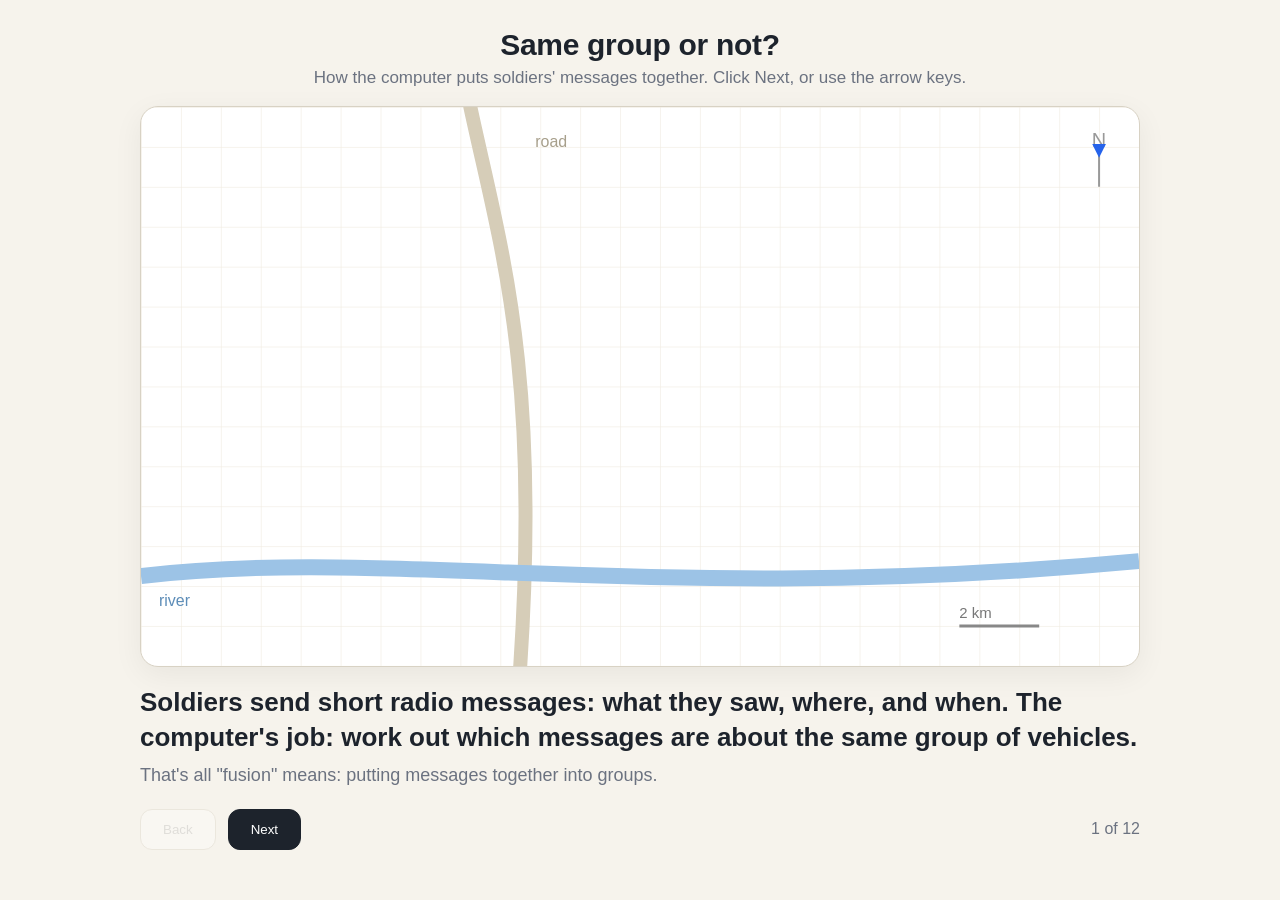
<file: explain/messages.html>
<!doctype html>
<html lang="en">
<head>
<meta charset="utf-8">
<meta name="viewport" content="width=device-width, initial-scale=1">
<title>Same Group or Not</title>
<style>
:root{--bg:#f6f3ec;--ink:#1d232c;--dim:#6b7280;--line:#d8d2c4;--msg:#e0a100;--grp:#2563eb;--bad:#d64545;--ok:#1a9b62;--card:#fff}
*{box-sizing:border-box;margin:0;padding:0}
body{background:var(--bg);color:var(--ink);font-family:-apple-system,"Helvetica Neue",Arial,sans-serif;min-height:100vh;display:flex;flex-direction:column;align-items:center;padding:28px 16px}
h1{font-size:30px;letter-spacing:-.01em;margin-bottom:6px}
.sub{color:var(--dim);font-size:17px;margin-bottom:18px}
.stage{width:min(1000px,100%);background:var(--card);border:1px solid var(--line);border-radius:18px;overflow:hidden;box-shadow:0 8px 30px rgba(0,0,0,.06)}
svg{display:block;width:100%;height:auto}
.say{width:min(1000px,100%);min-height:110px;margin-top:18px;font-size:26px;line-height:1.35;font-weight:600}
.say small{display:block;font-size:18px;color:var(--dim);font-weight:400;margin-top:8px}
.nav{display:flex;gap:12px;align-items:center;margin-top:14px;width:min(1000px,100%)}
button{font:600 18px inherit;font-family:inherit;padding:12px 22px;border-radius:12px;border:1px solid var(--line);background:#fff;cursor:pointer}
button.go{background:var(--ink);color:#fff;border-color:var(--ink)}
button:disabled{opacity:.35;cursor:default}
.count{margin-left:auto;color:var(--dim);font-size:16px}
.f{transition:opacity .5s, transform .6s}
.hide{opacity:0}
text{font-family:-apple-system,"Helvetica Neue",Arial,sans-serif}
</style>
</head>
<body>
<h1>Same group or not?</h1>
<div class="sub">How the computer puts soldiers' messages together. Click Next, or use the arrow keys.</div>

<div class="stage">
<svg viewBox="0 0 1000 560" id="map">
  <defs>
    <pattern id="grid" width="40" height="40" patternUnits="userSpaceOnUse"><path d="M40 0H0V40" fill="none" stroke="#eee8dc" stroke-width="1"/></pattern>
    <marker id="arr" viewBox="0 0 10 10" refX="8" refY="5" markerWidth="7" markerHeight="7" orient="auto"><path d="M0 0L10 5L0 10z" fill="#2563eb"/></marker>
    <marker id="arrRed" viewBox="0 0 10 10" refX="8" refY="5" markerWidth="7" markerHeight="7" orient="auto"><path d="M0 0L10 5L0 10z" fill="#d64545"/></marker>
  </defs>
  <rect width="1000" height="560" fill="url(#grid)"/>
  <!-- a road and a river, just for orientation -->
  <path d="M330 0 C 360 140, 400 260, 380 560" stroke="#d6cdb8" stroke-width="14" fill="none" stroke-linecap="round"/>
  <path d="M0 470 C 250 440, 520 500, 1000 455" stroke="#9cc3e6" stroke-width="16" fill="none"/>
  <text x="18" y="500" font-size="16" fill="#5d8db8">river</text>
  <text x="395" y="40" font-size="16" fill="#a79f8b">road</text>
  <!-- scale -->
  <g transform="translate(820,520)"><path d="M0 0H80" stroke="#888" stroke-width="3"/><text x="0" y="-8" font-size="15" fill="#777">2 km</text></g>
  <text x="960" y="40" font-size="20" fill="#999" text-anchor="middle">N</text><path d="M960 48 L960 80" stroke="#999" stroke-width="2" marker-start="url(#arr)"/>

  <!-- step elements -->
  <g id="msgA" class="f hide"><circle cx="360" cy="120" r="11" fill="var(--msg)" stroke="#7a5800" stroke-width="2"/>
    <rect x="220" y="62" width="128" height="34" rx="8" fill="#fff8e1" stroke="#e0a100"/><text x="284" y="85" font-size="17" text-anchor="middle">06:40, 10 veh.</text></g>

  <g id="track1" class="f hide"><circle id="ring1" cx="360" cy="120" r="30" fill="none" stroke="var(--grp)" stroke-width="4" stroke-dasharray="9 7"/>
    <text id="ring1lab" x="400" y="113" font-size="19" fill="var(--grp)" font-weight="700">Group 1 (maybe)</text></g>

  <g id="msgB" class="f hide"><circle cx="378" cy="250" r="11" fill="var(--msg)" stroke="#7a5800" stroke-width="2"/>
    <rect x="410" y="252" width="128" height="34" rx="8" fill="#fff8e1" stroke="#e0a100"/><text x="474" y="275" font-size="17" text-anchor="middle">06:55, 14 veh.</text></g>

  <g id="pred" class="f hide"><path d="M360 150 L368 226" stroke="var(--grp)" stroke-width="3" stroke-dasharray="6 6" marker-end="url(#arr)"/>
    <circle cx="370" cy="240" r="9" fill="none" stroke="var(--grp)" stroke-width="3"/>
    <text x="150" y="200" font-size="17" fill="var(--grp)">where Group 1</text><text x="150" y="222" font-size="17" fill="var(--grp)">should be by 06:55</text></g>

  <g id="gate" class="f hide"><circle cx="370" cy="240" r="100" fill="rgba(37,99,235,.08)" stroke="var(--grp)" stroke-width="2" stroke-dasharray="4 5"/>
    <text x="170" y="330" font-size="17" fill="var(--grp)">the circle: "it can't</text><text x="170" y="352" font-size="17" fill="var(--grp)">be further than this"</text></g>

  <g id="join" class="f hide"><path d="M378 250 L360 120" stroke="var(--ok)" stroke-width="3"/>
    <text x="555" y="228" font-size="20" fill="var(--ok)" font-weight="700">inside the circle:</text><text x="555" y="252" font-size="20" fill="var(--ok)" font-weight="700">same group</text></g>

  <g id="track1b" class="f hide"><circle cx="374" cy="245" r="30" fill="none" stroke="var(--grp)" stroke-width="5"/>
    <text x="300" y="300" font-size="19" fill="var(--grp)" font-weight="700" text-anchor="end">Group 1 (confirmed: 2 messages)</text></g>

  <g id="msgC" class="f hide"><circle cx="860" cy="170" r="11" fill="var(--msg)" stroke="#7a5800" stroke-width="2"/>
    <rect x="796" y="112" width="128" height="34" rx="8" fill="#fff8e1" stroke="#e0a100"/><text x="860" y="135" font-size="17" text-anchor="middle">06:50, 5 veh.</text></g>

  <g id="tooFar" class="f hide"><path d="M372 130 L846 168" stroke="var(--bad)" stroke-width="3" stroke-dasharray="8 6" marker-end="url(#arrRed)"/>
    <text x="610" y="128" font-size="19" fill="var(--bad)" font-weight="700" text-anchor="middle">12 km in 10 minutes = 72 km/h</text>
    <text x="610" y="210" font-size="19" fill="var(--bad)" font-weight="700" text-anchor="middle">a group of trucks can't go that fast: NOT Group 1</text></g>

  <g id="track2" class="f hide"><circle id="ring2" cx="860" cy="170" r="30" fill="none" stroke="#7c3aed" stroke-width="4" stroke-dasharray="9 7"/>
    <text x="860" y="230" font-size="19" fill="#7c3aed" font-weight="700" text-anchor="middle">Group 2 (maybe)</text></g>
</svg>
</div>

<div class="say" id="say"></div>
<div class="nav"><button id="back">Back</button><button id="next" class="go">Next</button><span class="count" id="count"></span></div>

<script>
var STEPS = [
  {show: [], t: "Soldiers send short radio messages: what they saw, where, and when. The computer's job: work out which messages are about the same group of vehicles.", s: "That's all \"fusion\" means: putting messages together into groups."},
  {show: ["msgA"], t: "06:40. A soldier radios: \"about 10 vehicles here\".", s: "The yellow dot is where the soldier says they are."},
  {show: ["msgA", "track1"], t: "The computer writes a note: \"maybe a group here\".", s: "This note is called a track. Dashed = only one message so far, so it's just a maybe."},
  {show: ["msgA", "track1", "msgB"], t: "06:55. Another message: \"14 vehicles\", a bit further south. Same group, or a different one?", s: "The counts don't match (10 vs 14), positions are never exact. The computer can't just compare the words."},
  {show: ["msgA", "track1", "msgB", "pred"], t: "Question 1: where should Group 1 be by now?", s: "It looked like it was driving south along the road. 15 minutes later it should be about here (blue arrow)."},
  {show: ["msgA", "track1", "msgB", "pred", "gate"], t: "Question 2: draw a circle around that guess.", s: "Messages are a bit off and groups change speed, so we allow some room: about 2.5 km, more if nobody has reported for a while (never more than 5 km)."},
  {show: ["msgA", "track1", "msgB", "pred", "gate", "join"], t: "The new message is inside the circle. So: same group.", s: "No understanding needed: just distance, time and speed."},
  {show: ["msgA", "msgB", "track1b"], t: "Group 1 moves to the newest position and becomes solid: 2 messages agree, so it's confirmed.", s: "It now says \"10 to 14 vehicles\": the computer keeps the range, it doesn't pretend to know the exact number."},
  {show: ["msgA", "msgB", "track1b", "msgC"], t: "06:50. A third message: \"5 vehicles\", far to the east.", s: "Could Group 1 have got there?"},
  {show: ["msgA", "msgB", "track1b", "msgC", "tooFar"], t: "It would have to drive 12 km in 10 minutes. Impossible for a group of trucks.", s: "So this message cannot be Group 1, even before checking any circle."},
  {show: ["msgA", "msgB", "track1b", "msgC", "track2"], t: "So the computer starts a new note: \"Group 2, maybe\".", s: "If a second message comes in near it, Group 2 gets confirmed. If nobody ever reports it again, it fades away: that's how false messages disappear."},
  {show: ["msgA", "msgB", "track1b"], t: "That's it. Each new message: predict where each group should be, check the circle, check the speed. Close enough = same group. Nothing fits = new maybe-group.", s: "In our exercise: 43 messages became exactly 2 confirmed groups, one per enemy unit that was seen."}
];
var i = 0, ALL = ["msgA", "track1", "msgB", "pred", "gate", "join", "track1b", "msgC", "tooFar", "track2"];
function render() {
  var st = STEPS[i];
  ALL.forEach(function (id) { document.getElementById(id).classList.toggle("hide", st.show.indexOf(id) < 0); });
  if (i === 11) document.getElementById("track2").classList.add("hide");
  document.getElementById("say").innerHTML = st.t + "<small>" + st.s + "</small>";
  document.getElementById("count").textContent = (i + 1) + " of " + STEPS.length;
  document.getElementById("back").disabled = i === 0;
  document.getElementById("next").disabled = i === STEPS.length - 1;
}
document.getElementById("next").onclick = function () { if (i < STEPS.length - 1) { i++; render(); } };
document.getElementById("back").onclick = function () { if (i > 0) { i--; render(); } };
window.addEventListener("keydown", function (e) {
  if (e.key === "ArrowRight") document.getElementById("next").onclick();
  if (e.key === "ArrowLeft") document.getElementById("back").onclick();
});
render();
</script>
</body>
</html>
</file>
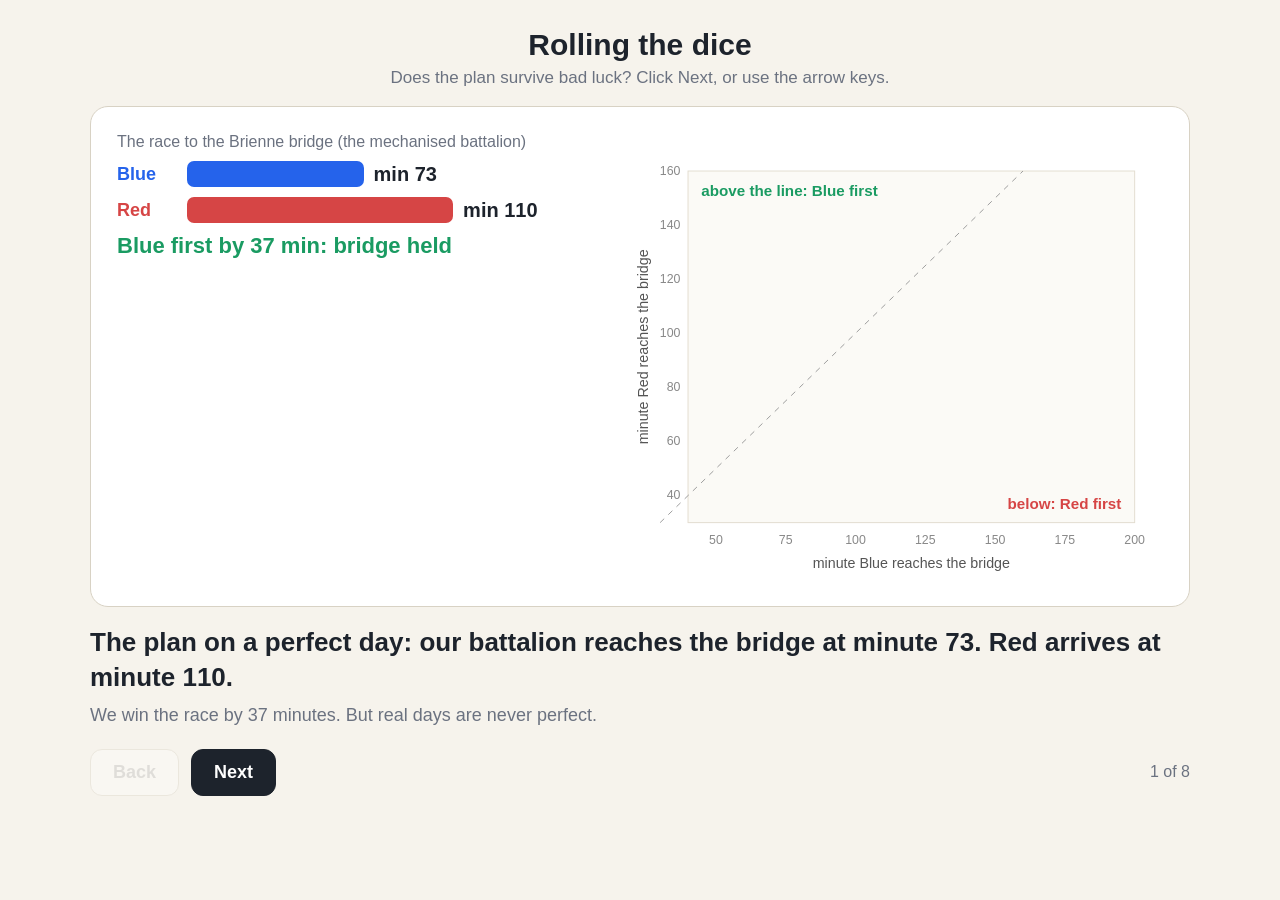
<file: explain/montecarlo.html>
<!doctype html>
<html lang="en">
<head>
<meta charset="utf-8">
<meta name="viewport" content="width=device-width, initial-scale=1">
<title>Rolling the Dice</title>
<style>
:root{--bg:#f6f3ec;--ink:#1d232c;--dim:#6b7280;--line:#d8d2c4;--blue:#2563eb;--red:#d64545;--ok:#1a9b62;--card:#fff}
*{box-sizing:border-box;margin:0;padding:0}
body{background:var(--bg);color:var(--ink);font-family:-apple-system,"Helvetica Neue",Arial,sans-serif;min-height:100vh;display:flex;flex-direction:column;align-items:center;padding:28px 16px}
h1{font-size:30px;margin-bottom:6px}
.sub{color:var(--dim);font-size:17px;margin-bottom:18px}
.stage{width:min(1100px,100%);background:var(--card);border:1px solid var(--line);border-radius:18px;padding:26px;display:flex;gap:30px;flex-wrap:wrap;min-height:470px}
.left{flex:1;min-width:300px;display:flex;flex-direction:column;gap:16px}
.race{font-size:18px}
.lane{display:flex;align-items:center;gap:10px;margin:10px 0}
.lane span{width:60px;font-weight:700}
.bar{height:26px;border-radius:7px;transition:width .5s}
.lane em{font-style:normal;font-weight:700;font-size:20px}
.verdict{font-size:22px;font-weight:800;margin-top:6px}
.dice{display:grid;grid-template-columns:1fr 1fr;gap:10px}
.die{border:2px solid var(--line);border-radius:12px;padding:10px 12px;font-size:15px;line-height:1.35}
.die b{display:block;font-size:22px;margin-top:4px}
.die.hot{border-color:var(--ink)}
.big{font-size:56px;font-weight:800;line-height:1}
.big small{display:block;font-size:17px;font-weight:500;color:var(--dim);margin-top:6px}
.ctl{display:flex;gap:10px;align-items:center;flex-wrap:wrap;font-size:17px}
.right{flex:1.1;min-width:320px}
svg{width:100%;height:auto;display:block}
.say{width:min(1100px,100%);min-height:110px;margin-top:18px;font-size:26px;line-height:1.35;font-weight:600}
.say small{display:block;font-size:18px;color:var(--dim);font-weight:400;margin-top:8px}
.nav{display:flex;gap:12px;align-items:center;margin-top:14px;width:min(1100px,100%)}
button{font:600 18px -apple-system,"Helvetica Neue",Arial,sans-serif;padding:12px 22px;border-radius:12px;border:1px solid var(--line);background:#fff;cursor:pointer}
button.go{background:var(--ink);color:#fff;border-color:var(--ink)}
button:disabled{opacity:.35;cursor:default}
.count{margin-left:auto;color:var(--dim);font-size:16px}
[hidden]{display:none!important}
</style>
</head>
<body>
<h1>Rolling the dice</h1>
<div class="sub">Does the plan survive bad luck? Click Next, or use the arrow keys.</div>
<div class="stage">
  <div class="left">
    <div class="race" id="race"></div>
    <div class="dice" id="dice"></div>
    <div id="score" class="big" hidden></div>
    <div class="ctl" id="ctl" hidden>
      <button id="play" class="go">Replay the day 1,000 times</button>
    </div>
    <div class="ctl" id="extra" hidden>
      <label><input type="checkbox" id="bd"> Add a surprise: a vehicle breakdown (+30 min)</label>
      <label>chance <input type="range" id="bdp" min="0" max="40" step="5" value="10"> <b id="bdv">10 %</b></label>
    </div>
  </div>
  <div class="right"><svg viewBox="0 0 560 470" id="chart"></svg></div>
</div>
<div class="say" id="say"></div>
<div class="nav"><button id="back">Back</button><button id="next" class="go">Next</button><span class="count" id="count"></span></div>
<script>
// real drive times from the engine (minutes to the Brienne bridge by speed factor; roads still cap the speed)
var DRIVE = {
  "B-1": {"0.75": 83, "0.80": 81, "0.85": 79, "0.90": 77, "0.95": 75, "1.00": 73},
  "B-3": {"0.75": 119, "0.80": 112, "0.85": 106, "0.90": 103, "0.95": 100, "1.00": 96},
  "R-1": {"0.80": 88, "0.85": 83, "0.90": 78, "0.95": 74, "1.00": 70, "1.05": 67, "1.10": 64, "1.15": 61}};
var NAME = {"B-1": "the mechanised battalion", "B-3": "the armour"};
function rng(seed) { return function () { seed |= 0; seed = seed + 0x6D2B79F5 | 0; var t = Math.imul(seed ^ seed >>> 15, 1 | seed); t = t + Math.imul(t ^ t >>> 7, 61 | t) ^ t; return ((t ^ t >>> 14) >>> 0) / 4294967296; }; }
function q(x) { return (Math.round(x / 0.05) * 0.05).toFixed(2); }
function roll(r, unit, bd) {
  var delay = Math.min(60, Math.round(-Math.log(1 - r()) * 10));
  var fb = q(0.75 + r() * 0.25), dep = 40 + Math.floor(r() * 51) - 25, fr = q(0.8 + r() * 0.35);
  var broke = bd && r() < bd;
  var blue = delay + DRIVE[unit][fb] + (broke ? 30 : 0), red = dep + DRIVE["R-1"][fr];
  return {delay: delay, fb: fb, dep: dep, fr: fr, broke: broke, blue: blue, red: red, win: blue <= red};
}
// chart
var X0 = 60, Y0 = 410, W = 470, H = 370, XMIN = 40, XMAX = 200, YMIN = 30, YMAX = 160;
function sx(v) { return X0 + (v - XMIN) / (XMAX - XMIN) * W; }
function sy(v) { return Y0 - (v - YMIN) / (YMAX - YMIN) * H; }
function axes() {
  var s = "<rect x='" + X0 + "' y='" + (Y0 - H) + "' width='" + W + "' height='" + H + "' fill='#fbfaf6' stroke='#e2dccf'/>";
  s += "<path d='M" + sx(YMIN) + " " + sy(YMIN) + " L" + sx(Math.min(XMAX, YMAX)) + " " + sy(Math.min(XMAX, YMAX)) + "' stroke='#999' stroke-dasharray='6 6'/>";
  for (var v = 50; v <= 200; v += 25) s += "<text x='" + sx(v) + "' y='" + (Y0 + 22) + "' font-size='13' text-anchor='middle' fill='#888'>" + v + "</text>";
  for (var w = 40; w <= 160; w += 20) s += "<text x='" + (X0 - 8) + "' y='" + (sy(w) + 4) + "' font-size='13' text-anchor='end' fill='#888'>" + w + "</text>";
  s += "<text x='" + (X0 + W / 2) + "' y='" + (Y0 + 48) + "' font-size='15' text-anchor='middle' fill='#555'>minute Blue reaches the bridge</text>";
  s += "<text transform='translate(18," + (Y0 - H / 2) + ") rotate(-90)' font-size='15' text-anchor='middle' fill='#555'>minute Red reaches the bridge</text>";
  s += "<text x='" + (X0 + 14) + "' y='" + (Y0 - H + 26) + "' font-size='16' font-weight='700' fill='#1a9b62'>above the line: Blue first</text>";
  s += "<text x='" + (X0 + W - 14) + "' y='" + (Y0 - 14) + "' font-size='16' font-weight='700' fill='#d64545' text-anchor='end'>below: Red first</text>";
  return s;
}
var chart = document.getElementById("chart"), dots = [];
function drawDots(list, big) {
  chart.innerHTML = axes() + list.map(function (d) {
    return "<circle cx='" + sx(Math.min(d.blue, XMAX)) + "' cy='" + sy(Math.max(YMIN, Math.min(d.red, YMAX))) + "' r='" + (big ? 9 : 3.6) + "' fill='" + (d.win ? "#1a9b62" : "#d64545") + "' opacity='" + (big ? 1 : .55) + "'/>";
  }).join("");
}
function race(blue, red, unit) {
  var m = 200, b = "<div class='lane'><span style='color:var(--blue)'>Blue</span><div class='bar' style='width:" + (blue / m * 100) + "%;background:var(--blue)'></div><em>min " + blue + "</em></div>";
  b += "<div class='lane'><span style='color:var(--red)'>Red</span><div class='bar' style='width:" + (red / m * 100) + "%;background:var(--red)'></div><em>min " + red + "</em></div>";
  b += "<div class='verdict' style='color:" + (blue <= red ? "var(--ok)" : "var(--red)") + "'>" + (blue <= red ? "Blue first by " + (red - blue) + " min: bridge held" : "Red first by " + (blue - red) + " min: bridge lost") + "</div>";
  return "<div style='color:var(--dim);font-size:16px'>The race to the Brienne bridge (" + NAME[unit] + ")</div>" + b;
}
function dice(d) {
  if (!d) return "";
  return [["Blue leaves late", d.delay + " min"], ["Blue's speed", Math.round(d.fb * 100) + " %"], ["Red leaves at", "min " + d.dep], ["Red's speed", Math.round(d.fr * 100) + " %"]]
    .map(function (x) { return "<div class='die hot'>" + x[0] + "<b>" + x[1] + "</b></div>"; }).join("") + (d.broke ? "<div class='die hot' style='grid-column:span 2;border-color:var(--red)'>Breakdown!<b>+30 min</b></div>" : "");
}
var EX1 = {delay: 6, fb: "0.90", dep: 47, fr: "0.95", broke: false}, EX2 = {delay: 45, fb: "0.85", dep: 25, fr: "1.00", broke: false};
function fill(d, u) { d.blue = d.delay + DRIVE[u][d.fb]; d.red = d.dep + DRIVE["R-1"][d.fr]; d.win = d.blue <= d.red; return d; }
var unit = "B-1";
function runMany(u, bdOn) {
  var r = rng(7), out = [], bd = bdOn ? (+document.getElementById("bdp").value) / 100 : 0;
  for (var k = 0; k < 1000; k++) out.push(roll(r, u, bd));
  return out;
}
var anim = null;
function play(u, bdOn, instant) {
  if (anim) cancelAnimationFrame(anim);
  var all = runMany(u, bdOn), n = 0, sc = document.getElementById("score");
  sc.hidden = false;
  function step() {
    n = instant ? 1000 : Math.min(1000, n + 25);
    var shown = all.slice(0, n), w = shown.filter(function (d) { return d.win; }).length;
    drawDots(shown, false);
    sc.innerHTML = Math.round(1000 * w / n) / 10 + " %<small>bridge held in " + w + " of " + n + " replays</small>";
    if (n < 1000) anim = requestAnimationFrame(step);
  }
  step();
}
var STEPS = [
  {unit: "B-1", show: "perfect", t: "The plan on a perfect day: our battalion reaches the bridge at minute 73. Red arrives at minute 110.",
   s: "We win the race by 37 minutes. But real days are never perfect."},
  {unit: "B-1", show: "dice", t: "So we list the things that can go wrong, and give each one a die.",
   s: "Blue might leave late (usually a few minutes, sometimes an hour). Blue might drive slower (75 to 100 % speed). Red might leave earlier or later (25 min either way). Red might drive faster or slower (80 to 115 %)."},
  {unit: "B-1", show: "ex1", t: "Replay 1: roll all four dice. That's one possible day.",
   s: "Blue left 6 min late and drove at 90 %. Red left at minute 47. Blue still arrives first: green dot."},
  {unit: "B-1", show: "ex2", t: "Replay 2: roll again. This time Blue left 45 minutes late, and Red left early.",
   s: "Red gets there first: red dot. Each dot on the chart is one replay of the day."},
  {unit: "B-1", show: "run", t: "Now let the computer replay the day 1,000 times, and count.",
   s: "Press the button. Every dot is a different day. The percentage is just green dots divided by all dots."},
  {unit: "B-3", show: "run", t: "The other plan: send the armour instead. On a perfect day it arrives at minute 96, still before Red (110).",
   s: "It wins a perfect day too, but only by 14 minutes. Press the button and watch what bad luck does to it."},
  {unit: "B-1", show: "extra", t: "Want a new surprise? Add a die for it. Here: a chance that a vehicle breaks down and costs 30 minutes.",
   s: "Tick it and move the chance: the percentage updates instantly. Every surprise is just two numbers: how likely it is, and how bad it is."},
  {unit: "B-1", show: "end", t: "That's Monte Carlo: roll the dice for every risk you know, replay many days, count how often the plan works.",
   s: "It doesn't predict the future. It tells you how fragile a plan is, and which risk breaks it. Margin (37 minutes vs 14) is what makes a plan robust."}
];
var i = 0;
function render() {
  var s = STEPS[i]; unit = s.unit;
  if (anim) cancelAnimationFrame(anim);
  var perfect = fill({delay: 0, fb: "1.00", dep: 40, fr: "1.00"}, unit);
  document.getElementById("race").innerHTML = race(perfect.blue, perfect.red, unit);
  document.getElementById("dice").innerHTML = "";
  document.getElementById("score").hidden = true;
  document.getElementById("ctl").hidden = !(s.show === "run" || s.show === "extra");
  document.getElementById("extra").hidden = s.show !== "extra";
  drawDots([], false);
  if (s.show === "dice") document.getElementById("dice").innerHTML = ["Blue leaves late", "Blue's speed", "Red leaves at", "Red's speed"].map(function (x) { return "<div class='die'>" + x + "<b>?</b></div>"; }).join("");
  if (s.show === "ex1" || s.show === "ex2") {
    var d1 = fill(Object.assign({}, EX1), unit), d2 = fill(Object.assign({}, EX2), unit), d = s.show === "ex1" ? d1 : d2;
    document.getElementById("race").innerHTML = race(d.blue, d.red, unit);
    document.getElementById("dice").innerHTML = dice(d);
    drawDots(s.show === "ex1" ? [d1] : [d1, d2], true);
  }
  if (s.show === "end") play("B-1", false, true);
  document.getElementById("say").innerHTML = s.t + "<small>" + s.s + "</small>";
  document.getElementById("count").textContent = (i + 1) + " of " + STEPS.length;
  document.getElementById("back").disabled = i === 0;
  document.getElementById("next").disabled = i === STEPS.length - 1;
}
document.getElementById("play").onclick = function () { play(unit, document.getElementById("bd").checked && !document.getElementById("extra").hidden, false); };
document.getElementById("bdp").oninput = function () { document.getElementById("bdv").textContent = this.value + " %"; if (document.getElementById("bd").checked) play(unit, true, true); };
document.getElementById("bd").onchange = function () { play(unit, this.checked, true); };
document.getElementById("next").onclick = function () { if (i < STEPS.length - 1) { i++; render(); } };
document.getElementById("back").onclick = function () { if (i > 0) { i--; render(); } };
window.addEventListener("keydown", function (e) { if (e.key === "ArrowRight") document.getElementById("next").onclick(); if (e.key === "ArrowLeft") document.getElementById("back").onclick(); });
render();
</script>
</body>
</html>
</file>
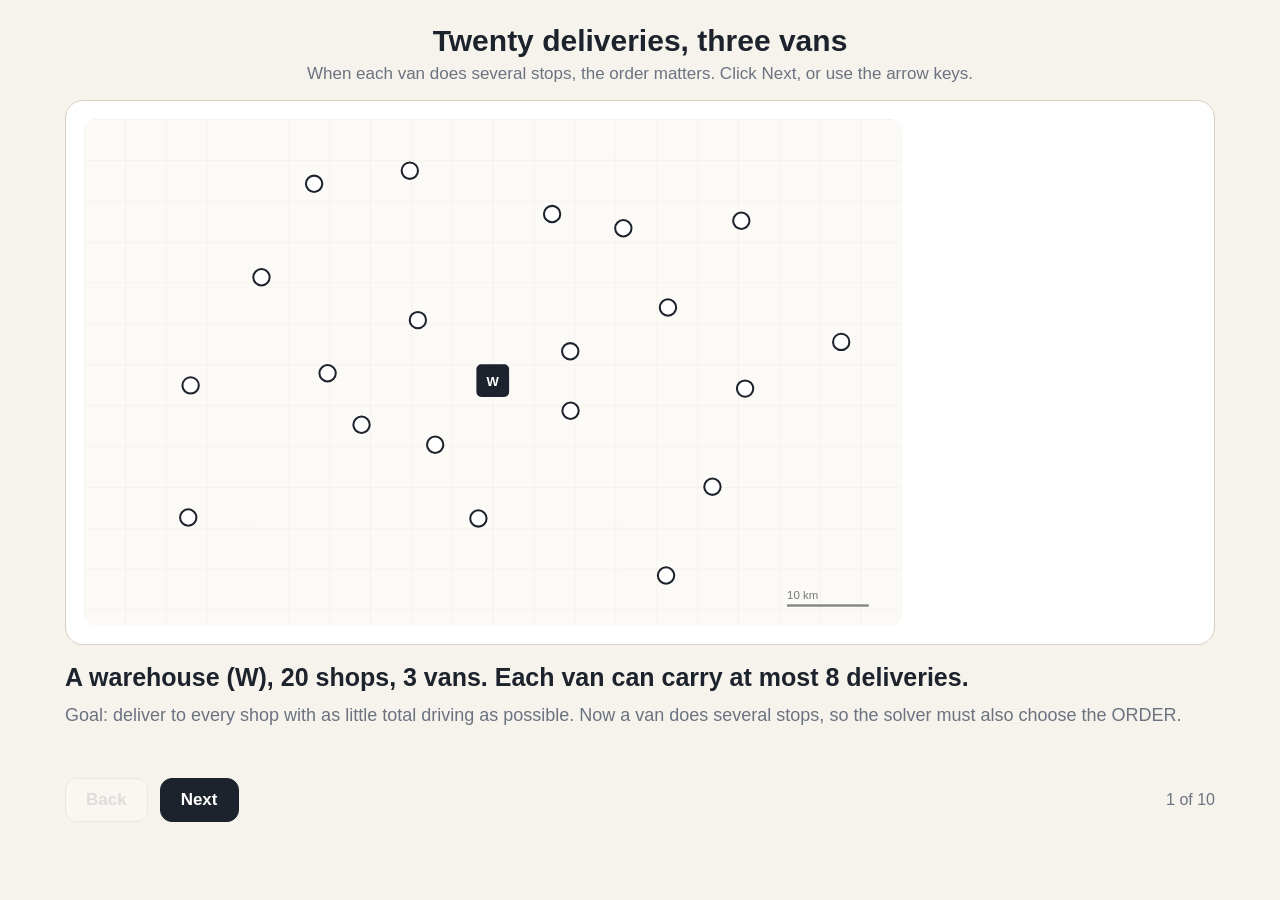
<file: explain/routing.html>
<!doctype html>
<html lang="en">
<head>
<meta charset="utf-8">
<meta name="viewport" content="width=device-width, initial-scale=1">
<title>Twenty Deliveries</title>
<style>
:root{--bg:#f6f3ec;--ink:#1d232c;--dim:#6b7280;--line:#d8d2c4;--ok:#1a9b62;--bad:#d64545;--card:#fff}
*{box-sizing:border-box;margin:0;padding:0}
body{background:var(--bg);color:var(--ink);font-family:-apple-system,"Helvetica Neue",Arial,sans-serif;min-height:100vh;display:flex;flex-direction:column;align-items:center;padding:24px 16px}
h1{font-size:30px;margin-bottom:6px}
.sub{color:var(--dim);font-size:17px;margin-bottom:16px}
.stage{width:min(1150px,100%);background:var(--card);border:1px solid var(--line);border-radius:18px;padding:18px;display:flex;gap:22px;flex-wrap:wrap}
.mapbox{flex:3;min-width:320px}
svg{width:100%;height:auto;display:block;border-radius:12px;background:#fbfaf6}
.side{flex:1;min-width:230px;display:flex;flex-direction:column;gap:14px}
.total{font-size:44px;font-weight:800;line-height:1}
.total small{display:block;font-size:16px;font-weight:500;color:var(--dim);margin-top:6px}
.vans div{display:flex;align-items:center;gap:10px;font-size:17px;margin:6px 0}
.vans i{width:22px;height:8px;border-radius:4px;display:inline-block}
.delta{font-size:18px;font-weight:700;color:var(--ok);min-height:24px}
.log{font-size:14px;color:var(--dim);line-height:1.5;max-height:150px;overflow:hidden}
.ctl{display:flex;gap:10px;flex-wrap:wrap}
.say{width:min(1150px,100%);min-height:105px;margin-top:16px;font-size:25px;line-height:1.35;font-weight:600}
.say small{display:block;font-size:18px;color:var(--dim);font-weight:400;margin-top:8px}
.nav{display:flex;gap:12px;align-items:center;margin-top:12px;width:min(1150px,100%)}
button{font:600 17px -apple-system,"Helvetica Neue",Arial,sans-serif;padding:11px 20px;border-radius:12px;border:1px solid var(--line);background:#fff;cursor:pointer}
button.go{background:var(--ink);color:#fff;border-color:var(--ink)}
button:disabled{opacity:.35;cursor:default}
.count{margin-left:auto;color:var(--dim);font-size:16px}
[hidden]{display:none!important}
</style>
</head>
<body>
<h1>Twenty deliveries, three vans</h1>
<div class="sub">When each van does several stops, the order matters. Click Next, or use the arrow keys.</div>
<div class="stage">
  <div class="mapbox"><svg viewBox="0 0 1000 620" id="map"></svg></div>
  <div class="side">
    <div class="total" id="total"></div>
    <div class="vans" id="vans"></div>
    <div class="delta" id="delta"></div>
    <div class="ctl" id="toggle" hidden><button id="m_before" onclick="setMode('before')">Before</button><button id="m_after" onclick="setMode('after')">After</button><button id="m_both" onclick="setMode('both')">What changed</button></div>
    <div class="ctl" id="ctl" hidden><button id="run" class="go">Start improving</button><button id="esc" hidden>Shake it up and keep going</button></div>
    <div class="log" id="log"></div>
  </div>
</div>
<div class="say" id="say"></div>
<div class="nav"><button id="back">Back</button><button id="next" class="go">Next</button><span class="count" id="count"></span></div>
<script>
// ---------- the problem: a warehouse, 20 shops, 3 vans that carry at most 8 deliveries each
function rng(seed) { return function () { seed |= 0; seed = seed + 0x6D2B79F5 | 0; var t = Math.imul(seed ^ seed >>> 15, 1 | seed); t = t + Math.imul(t ^ t >>> 7, 61 | t) ^ t; return ((t ^ t >>> 14) >>> 0) / 4294967296; }; }
var R = rng(11), P = [{x: 500, y: 320}];            // index 0 = warehouse; 1 px = 100 m
while (P.length < 21) {
  var p = {x: 60 + R() * 880, y: 50 + R() * 520};
  if (P.every(function (q) { return Math.hypot(p.x - q.x, p.y - q.y) > 70; })) P.push(p);
}
var VANS = 3, CAP = 8, KMH = 40, COLORS = ["#2563eb", "#e07a00", "#7c3aed"], NAMES = ["Ana", "Ben", "Carla"];
function d(a, b) { return Math.hypot(P[a].x - P[b].x, P[a].y - P[b].y) / 10; }        // km
function rcost(r) { if (!r.length) return 0; var c = d(0, r[0]); for (var k = 1; k < r.length; k++) c += d(r[k - 1], r[k]); return c + d(r[r.length - 1], 0); }
function mins(km) { return Math.round(km / KMH * 60); }
function total(S) { return S.reduce(function (a, r) { return a + rcost(r); }, 0); }
function clone(S) { return S.map(function (r) { return r.slice(); }); }

// ---------- step 1: a quick first plan (each van, in turn, drives to the nearest shop nobody has taken)
function greedy(trace) {
  var S = [[], [], []], at = [0, 0, 0], free = []; for (var k = 1; k <= 20; k++) free.push(k);
  var v = 0;
  while (free.length) {
    if (S[v].length < CAP) {
      var best = free.reduce(function (a, s) { return d(at[v], s) < d(at[v], a) ? s : a; }, free[0]);
      S[v].push(best); at[v] = best; free.splice(free.indexOf(best), 1);
      if (trace) trace.push(clone(S));
    }
    v = (v + 1) % VANS;
  }
  return S;
}
// ---------- step 2: small changes
function moves(S) {   // every improving move, with its saving in km
  var out = [], base = S.map(rcost);
  for (var a = 0; a < VANS; a++) {
    var r = S[a];
    for (var i = 0; i < r.length - 1; i++) for (var j = i + 1; j < r.length; j++) {        // reverse a piece of one route
      var nr = r.slice(0, i).concat(r.slice(i, j + 1).reverse(), r.slice(j + 1));
      out.push({type: "reverse", gain: base[a] - rcost(nr), a: a, nr: nr, stops: [r[i], r[j]]});
    }
    for (var b = 0; b < VANS; b++) {
      if (a === b) continue;
      for (var i2 = 0; i2 < r.length; i2++) {                                              // move one shop to another van
        if (S[b].length < CAP) for (var j2 = 0; j2 <= S[b].length; j2++) {
          var ra = r.slice(0, i2).concat(r.slice(i2 + 1)), rb = S[b].slice(0, j2).concat([r[i2]], S[b].slice(j2));
          out.push({type: "move", gain: base[a] + base[b] - rcost(ra) - rcost(rb), a: a, b: b, na: ra, nb: rb, stops: [r[i2]]});
        }
        if (a < b) for (var j3 = 0; j3 < S[b].length; j3++) {                               // swap two shops between vans
          var sa = r.slice(), sb = S[b].slice(), t = sa[i2]; sa[i2] = sb[j3]; sb[j3] = t;
          out.push({type: "swap", gain: base[a] + base[b] - rcost(sa) - rcost(sb), a: a, b: b, na: sa, nb: sb, stops: [r[i2], S[b][j3]]});
        }
      }
    }
  }
  return out.filter(function (m) { return m.gain > 1e-6; }).sort(function (x, y) { return y.gain - x.gain; });
}
function apply(S, m) { var T = clone(S); if (m.type === "reverse") T[m.a] = m.nr; else { T[m.a] = m.na; T[m.b] = m.nb; } return T; }
function bestOf(S, type) { var ms = moves(S).filter(function (m) { return !type || m.type === type; }); return ms[0]; }

// ---------- drawing
var svg = document.getElementById("map");
function draw(S, hl) {
  var s = "<defs><pattern id='g' width='50' height='50' patternUnits='userSpaceOnUse'><path d='M50 0H0V50' fill='none' stroke='#efe9dd'/></pattern></defs><rect width='1000' height='620' fill='url(#g)'/>";
  s += "<g transform='translate(860,595)'><path d='M0 0H100' stroke='#888' stroke-width='3'/><text x='0' y='-8' font-size='14' fill='#777'>10 km</text></g>";
  (S || []).forEach(function (r, v) {
    if (!r.length) return;
    var pts = [0].concat(r, (hl && hl.open && hl.open[v]) ? [] : [0]);
    s += "<polyline points='" + pts.map(function (k) { return P[k].x + "," + P[k].y; }).join(" ") + "' fill='none' stroke='" + COLORS[v] + "' stroke-width='" + (hl && hl.vans && hl.vans.indexOf(v) >= 0 ? 6 : 3.5) + "' stroke-linejoin='round' opacity='" + (hl && hl.vans && hl.vans.indexOf(v) < 0 ? .3 : .9) + "'/>";
  });
  (hl && hl.ghost || []).forEach(function (g) {
    s += "<polyline points='" + g.pts.map(function (k) { return P[k].x + "," + P[k].y; }).join(" ") + "' fill='none' stroke='#d64545' stroke-width='3' stroke-dasharray='7 7' opacity='.8'/>";
  });
  for (var k = 1; k < P.length; k++) {
    var hot = hl && hl.stops && hl.stops.indexOf(k) >= 0;
    s += "<circle cx='" + P[k].x + "' cy='" + P[k].y + "' r='" + (hot ? 15 : 10) + "' fill='" + (hot ? "#ffd166" : "#fff") + "' stroke='#1d232c' stroke-width='2.5'/>";
  }
  s += "<rect x='" + (P[0].x - 20) + "' y='" + (P[0].y - 20) + "' width='40' height='40' rx='6' fill='#1d232c'/><text x='" + P[0].x + "' y='" + (P[0].y + 6) + "' font-size='16' fill='#fff' text-anchor='middle' font-weight='700'>W</text>";
  svg.innerHTML = s;
}
function stats(S, label) {
  if (!S) { document.getElementById("total").innerHTML = ""; document.getElementById("vans").innerHTML = ""; return; }
  document.getElementById("total").innerHTML = mins(total(S)) + " min<small>" + (label || "total driving, all vans") + "</small>";
  document.getElementById("vans").innerHTML = S.map(function (r, v) { return "<div><i style='background:" + COLORS[v] + "'></i>" + NAMES[v] + ": " + r.length + " stops, " + mins(rcost(r)) + " min</div>"; }).join("");
}

// ---------- "what changed" drawing for one example change: letters on stops, removed links red, added links green
function edgesOf(r) { var out = []; for (var k = 1; k < r.length; k++) out.push([r[k - 1], r[k]]); return out; }
function key(e) { return Math.min(e[0], e[1]) + "-" + Math.max(e[0], e[1]); }
function drawDiff(m, mode) {
  var vans = m.type === "reverse" ? [m.a] : [m.a, m.b], after = apply(G, m), L = {}, letter = 0;
  vans.forEach(function (v) { G[v].forEach(function (k) { if (!(k in L)) L[k] = String.fromCharCode(65 + letter++); }); });
  var s = "<defs><pattern id='g' width='50' height='50' patternUnits='userSpaceOnUse'><path d='M50 0H0V50' fill='none' stroke='#efe9dd'/></pattern></defs><rect width='1000' height='620' fill='url(#g)'/>";
  G.forEach(function (r, v) { if (vans.indexOf(v) < 0) s += "<polyline points='" + [0].concat(r, [0]).map(function (k) { return P[k].x + "," + P[k].y; }).join(" ") + "' fill='none' stroke='" + COLORS[v] + "' stroke-width='2' opacity='.15'/>"; });
  var rem = [], add = [], keep = [];
  vans.forEach(function (v) {
    var eb = edgesOf([0].concat(G[v], [0])), ea = edgesOf([0].concat(after[v], [0]));
    var kb = eb.map(key), ka = ea.map(key);
    eb.forEach(function (e) { (ka.indexOf(key(e)) < 0 ? rem : keep).push({e: e, v: v}); });
    ea.forEach(function (e) { if (kb.indexOf(key(e)) < 0) add.push({e: e, v: v}); });
  });
  // the same road link removed from one van and added to another is not a change: drop both
  rem = rem.filter(function (o) { var j = -1; add.forEach(function (x, k) { if (j < 0 && key(x.e) === key(o.e)) j = k; }); if (j >= 0) { keep.push(add[j]); add.splice(j, 1); return false; } return true; });
  function seg(o, col, w, dash, lab) {
    var a = P[o.e[0]], b = P[o.e[1]], f = col === "#d64545" ? 0.66 : 0.4, mx = a.x + (b.x - a.x) * f, my = a.y + (b.y - a.y) * f;
    var t = "<line x1='" + a.x + "' y1='" + a.y + "' x2='" + b.x + "' y2='" + b.y + "' stroke='" + col + "' stroke-width='" + w + "'" + (dash ? " stroke-dasharray='10 8'" : "") + " stroke-linecap='round'/>";
    if (lab) t += "<rect x='" + (mx - 30) + "' y='" + (my - 15) + "' width='60' height='26' rx='7' fill='" + col + "'/><text x='" + mx + "' y='" + (my + 4) + "' font-size='15' font-weight='700' fill='#fff' text-anchor='middle'>" + mins(d(o.e[0], o.e[1])) + " min</text>";
    return t;
  }
  keep.forEach(function (o) { s += seg(o, COLORS[o.v], 3.5, false, false); });
  if (mode !== "after") rem.forEach(function (o) { s += seg(o, "#d64545", 6, mode === "both", true); });
  if (mode !== "before") add.forEach(function (o) { s += seg(o, "#1a9b62", 7, false, true); });
  for (var k = 1; k < P.length; k++) {
    var mine = k in L;
    s += "<circle cx='" + P[k].x + "' cy='" + P[k].y + "' r='" + (mine ? 17 : 8) + "' fill='" + (mine ? "#fff" : "#f2efe8") + "' stroke='" + (mine ? "#1d232c" : "#c9c2b3") + "' stroke-width='" + (mine ? 3 : 2) + "'/>";
    if (mine) s += "<text x='" + P[k].x + "' y='" + (P[k].y + 6) + "' font-size='17' font-weight='800' text-anchor='middle'>" + L[k] + "</text>";
  }
  s += "<rect x='" + (P[0].x - 20) + "' y='" + (P[0].y - 20) + "' width='40' height='40' rx='6' fill='#1d232c'/><text x='" + P[0].x + "' y='" + (P[0].y + 6) + "' font-size='16' fill='#fff' text-anchor='middle' font-weight='700'>W</text>";
  svg.innerHTML = s;
  var route = function (r) { return ["W"].concat(r.map(function (k) { return L[k]; }), ["W"]).join(" &rarr; "); };
  var html = vans.map(function (v) { return "<div style='margin:8px 0'><b style='color:" + COLORS[v] + "'>" + NAMES[v] + "</b><br>before: " + route(G[v]) + "<br>after: " + route(after[v]) + "</div>"; }).join("");
  var sum = function (l) { return l.reduce(function (a, o) { return a + d(o.e[0], o.e[1]); }, 0); };
  html += "<div style='margin-top:10px;color:#d64545'><b>removed:</b> " + rem.map(function (o) { return lab(o.e) + " " + mins(d(o.e[0], o.e[1])); }).join(", ") + " = " + mins(sum(rem)) + " min</div>";
  html += "<div style='color:#1a9b62'><b>added:</b> " + add.map(function (o) { return lab(o.e) + " " + mins(d(o.e[0], o.e[1])); }).join(", ") + " = " + mins(sum(add)) + " min</div>";
  function lab(e) { var n = function (k) { return k === 0 ? "W" : L[k]; }; return n(e[0]) + "&ndash;" + n(e[1]); }
  document.getElementById("log").innerHTML = html;
  document.getElementById("log").style.cssText = "font-size:16px;color:#1d232c;max-height:none";
  stats(mode === "before" ? G : after, mode === "before" ? "total driving before" : "total driving after this one change");
}

// ---------- the story
var G = greedy(), TRACE = []; greedy(TRACE);
var EX = {reverse: bestOf(G, "reverse"), move: bestOf(G, "move"), swap: bestOf(G, "swap")};
function exHl(m) {
  var after = apply(G, m), vans = m.type === "reverse" ? [m.a] : [m.a, m.b];
  return {S: after, hl: {vans: vans, stops: m.stops, ghost: vans.map(function (v) { return {pts: [0].concat(G[v], [0])}; })}};
}
var STEPS = [
  {k: "intro", t: "A warehouse (W), 20 shops, 3 vans. Each van can carry at most 8 deliveries.", s: "Goal: deliver to every shop with as little total driving as possible. Now a van does several stops, so the solver must also choose the ORDER."},
  {k: "count", t: "How many plans? Just splitting 20 shops between 3 vans: about 3.5 billion ways. Then each van's stops can be ordered in millions of ways.", s: "Checking them all is impossible. So the solver works differently: build a quick plan, then improve it."},
  {k: "greedy", t: "Step 1, a quick first plan: each van, in turn, drives to the nearest shop nobody has taken yet.", s: "Press Next to see the result. It takes a fraction of a second."},
  {k: "greedyDone", t: "A complete plan. It works, but look at it: routes that zigzag and cross each other are wasted driving.", s: "Step 2 is to improve it with small changes. There are three kinds."},
  {k: "reverse", t: "Change 1: do a piece of one route in reverse order. Same shops, different order.", s: "Carla's shops have letters. Red = road links removed, green = links added, everything else stays. Use Before / After to flip between the two."},
  {k: "move", t: "Change 2: move one shop from one van to another.", s: "The shop goes to the van that passes closer to it. Red = links removed, green = links added."},
  {k: "swap", t: "Change 3: swap two shops between two vans.", s: "Each van gets the shop that fits its route better. Red = links removed, green = links added."},
  {k: "run", t: "Now let the computer do it: try every small change, keep the best one, repeat. Thousands per second; here slowed down so you can watch.", s: "Press Start improving. Watch the total drop until no small change helps any more."},
  {k: "stuck", t: "It stops when no single small change helps. That doesn't mean it's the best possible plan: it may be stuck.", s: "Like walking downhill in fog: you reach a dip, but maybe not the lowest valley. Press Shake it up: it shuffles a few shops, then improves again, and keeps the best plan ever seen."},
  {k: "end", t: "That's how real routing solvers work: quick plan, small improvements, shake up, repeat.", s: "On big problems they usually can't PROVE the plan is the best, so they report how close it is, for example \"within 2 % of the best possible\". Google OR-Tools does exactly this, with van sizes, opening hours and driver hours as extra rules."}
];
var mode = "both";
function setMode(m) { mode = m; ["before", "after", "both"].forEach(function (x) { document.getElementById("m_" + x).classList.toggle("go", x === m); }); var k = STEPS[i].k; if (EX[k]) drawDiff(EX[k], m); }
var i = 0, cur = null, timer = null, best = null, shakes = [];
function stop() { if (timer) { clearInterval(timer); timer = null; } }
function render() {
  stop();
  var st = STEPS[i]; document.getElementById("ctl").hidden = !(st.k === "run" || st.k === "stuck");
  document.getElementById("esc").hidden = st.k !== "stuck"; document.getElementById("run").hidden = st.k !== "run";
  document.getElementById("delta").textContent = ""; document.getElementById("log").innerHTML = "";
  if (st.k === "intro" || st.k === "count") { draw(null); stats(null); }
  if (st.k === "greedy") {
    var n = 0; draw(null); stats(null);
    timer = setInterval(function () { if (n >= TRACE.length) { stop(); return; } draw(TRACE[n], {open: [1, 1, 1]}); stats(TRACE[n], "driving so far"); n++; }, 140);
  }
  if (st.k === "greedyDone") { cur = clone(G); draw(cur); stats(cur, "total driving, first plan"); }
  document.getElementById("toggle").hidden = !(st.k === "reverse" || st.k === "move" || st.k === "swap");
  document.getElementById("log").style.cssText = "";
  if (st.k === "reverse" || st.k === "move" || st.k === "swap") {
    mode = "both"; drawDiff(EX[st.k], mode); setMode("both");
    document.getElementById("delta").textContent = "This change saves " + mins(EX[st.k].gain) + " min";
  }
  if (st.k === "run") { cur = clone(G); best = clone(G); shakes = []; draw(cur); stats(cur, "total driving, first plan"); }
  if (st.k === "stuck") { if (!cur || moves(cur).length) { cur = localOpt(clone(G)); } best = clone(cur); draw(cur); stats(cur, "total driving, stuck here"); }
  if (st.k === "end") { draw(best || cur || G); stats(best || cur || G, "best plan found"); document.getElementById("delta").textContent = "First plan " + mins(total(G)) + " min, now " + mins(total(best || cur || G)) + " min"; }
  document.getElementById("say").innerHTML = st.t + "<small>" + st.s + "</small>";
  document.getElementById("count").textContent = (i + 1) + " of " + STEPS.length;
  document.getElementById("back").disabled = i === 0; document.getElementById("next").disabled = i === STEPS.length - 1;
}
function localOpt(S) { for (var g = 0; g < 500; g++) { var m = moves(S)[0]; if (!m) break; S = apply(S, m); } return S; }
var LABEL = {reverse: "reversed a piece of " , move: "moved a shop to ", swap: "swapped shops between "};
document.getElementById("run").onclick = function () {
  stop(); cur = clone(G); var first = total(G), steps = 0;
  timer = setInterval(function () {
    var m = moves(cur)[0];
    if (!m) { stop(); document.getElementById("delta").textContent = "No small change helps any more. Saved " + mins(first - total(cur)) + " min (" + Math.round(100 * (first - total(cur)) / first) + " %) in " + steps + " changes."; draw(cur); best = clone(cur); return; }
    var before = clone(cur); cur = apply(cur, m); steps++;
    var vans = m.type === "reverse" ? [m.a] : [m.a, m.b];
    draw(cur, {vans: vans, stops: m.stops, ghost: vans.map(function (v) { return {pts: [0].concat(before[v], [0])}; })});
    stats(cur, "total driving");
    document.getElementById("delta").textContent = "-" + mins(m.gain) + " min";
    var who = m.type === "reverse" ? NAMES[m.a] + "'s route" : (m.type === "move" ? NAMES[m.b] + "'s van" : NAMES[m.a] + " and " + NAMES[m.b]);
    document.getElementById("log").innerHTML = steps + ". " + LABEL[m.type] + who + " (-" + mins(m.gain) + " min)<br>" + document.getElementById("log").innerHTML;
  }, 650);
};
document.getElementById("esc").onclick = function () {
  stop(); var r2 = rng(99 + shakes.length), rounds = 0, start = total(best);
  timer = setInterval(function () {
    if (rounds >= 12) { stop(); cur = clone(best); draw(cur); stats(cur, "best plan ever seen"); document.getElementById("delta").textContent = (total(best) < start - 1e-6 ? "Shaking found " + mins(start - total(best)) + " more minutes." : "No better plan found this time: the first dip was already very good.") ; return; }
    var S = clone(best);
    for (var k = 0; k < 5; k++) {                              // shake: move 5 random shops to random vans with room
      var a = Math.floor(r2() * VANS); if (!S[a].length) continue;
      var x = S[a].splice(Math.floor(r2() * S[a].length), 1)[0], b = Math.floor(r2() * VANS);
      if (S[b].length >= CAP) b = a; S[b].splice(Math.floor(r2() * (S[b].length + 1)), 0, x);
    }
    S = localOpt(S); rounds++; shakes.push(total(S));
    draw(S, {ghost: []}); stats(S, "after shake " + rounds + " of 12");
    document.getElementById("log").innerHTML = "shake " + rounds + ": " + mins(total(S)) + " min" + (total(S) < total(best) - 1e-6 ? " (new best!)" : "") + "<br>" + document.getElementById("log").innerHTML;
    if (total(S) < total(best) - 1e-6) best = S;
  }, 900);
};
document.getElementById("next").onclick = function () { if (i < STEPS.length - 1) { i++; render(); } };
document.getElementById("back").onclick = function () { if (i > 0) { i--; render(); } };
window.addEventListener("keydown", function (e) { if (e.key === "ArrowRight") document.getElementById("next").onclick(); if (e.key === "ArrowLeft") document.getElementById("back").onclick(); });
render();
</script>
</body>
</html>
</file>
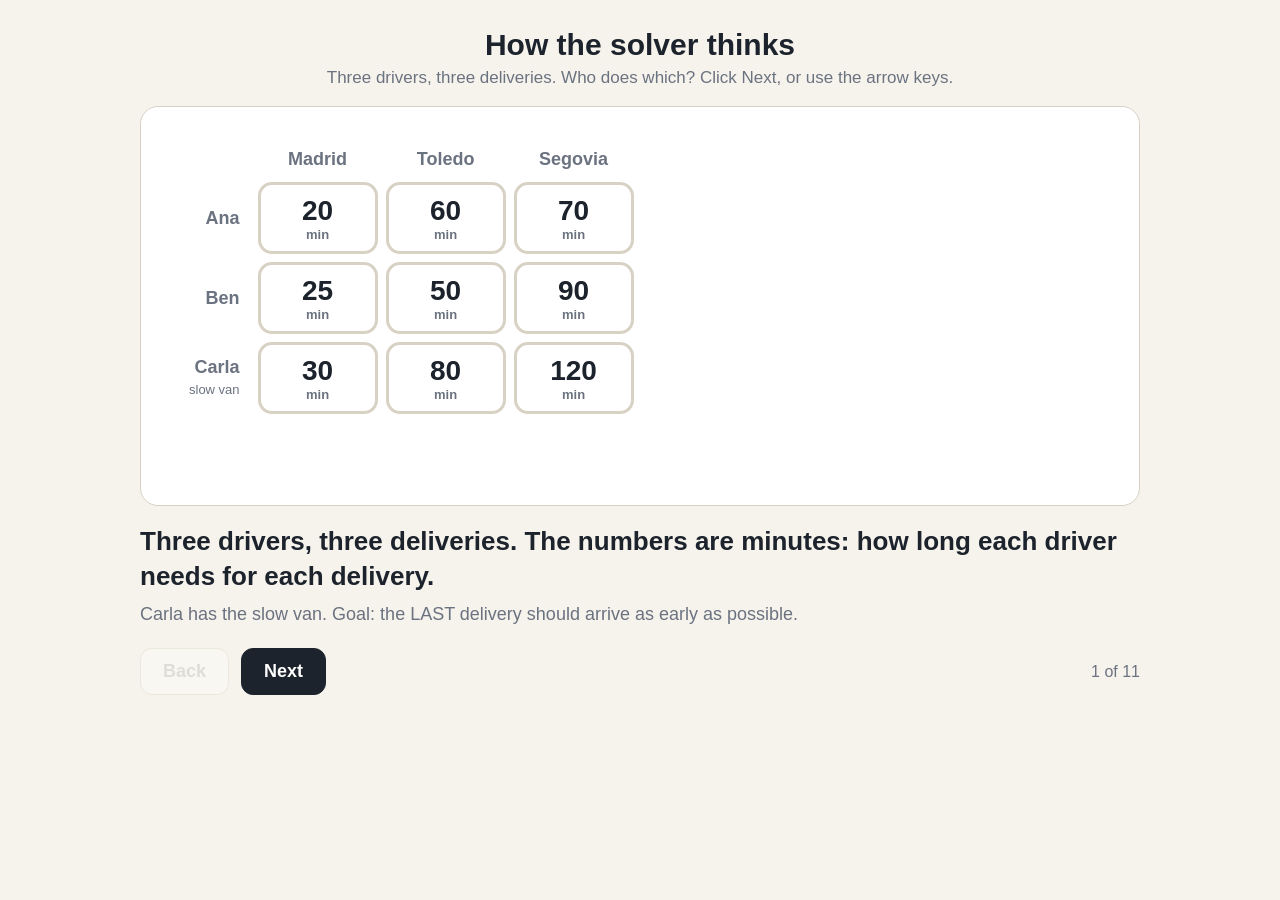
<file: explain/solver.html>
<!doctype html>
<html lang="en">
<head>
<meta charset="utf-8">
<meta name="viewport" content="width=device-width, initial-scale=1">
<title>How the Solver Thinks</title>
<style>
:root{--bg:#f6f3ec;--ink:#1d232c;--dim:#6b7280;--line:#d8d2c4;--on:#2563eb;--bad:#d64545;--ok:#1a9b62;--card:#fff}
*{box-sizing:border-box;margin:0;padding:0}
body{background:var(--bg);color:var(--ink);font-family:-apple-system,"Helvetica Neue",Arial,sans-serif;min-height:100vh;display:flex;flex-direction:column;align-items:center;padding:28px 16px}
h1{font-size:30px;margin-bottom:6px}
.sub{color:var(--dim);font-size:17px;margin-bottom:18px}
.stage{width:min(1000px,100%);background:var(--card);border:1px solid var(--line);border-radius:18px;padding:30px;display:flex;gap:40px;flex-wrap:wrap;align-items:flex-start;min-height:400px}
table{border-collapse:separate;border-spacing:8px}
th{font-size:18px;color:var(--dim);font-weight:600;padding:4px 10px}
th.row{text-align:right}
td{width:120px;height:72px;text-align:center;font-size:28px;font-weight:700;border-radius:14px;border:3px solid var(--line);background:#fff;transition:all .4s;position:relative}
td small{display:block;font-size:13px;font-weight:600;color:var(--dim)}
td.on{background:var(--on);color:#fff;border-color:var(--on)}td.on small{color:#dbe6ff}
td.off{background:#eeeae1;color:#b9b3a6;border-color:#eeeae1}
td.cut{background:#fde8e8;color:var(--bad);border-color:var(--bad);text-decoration:line-through}
td.cut small{text-decoration:none}
.side{flex:1;min-width:260px;font-size:19px;line-height:1.5}
.best{font-size:22px;font-weight:700;margin-bottom:12px}
.best b{color:var(--ok)}
.plans{font-family:"SF Mono",Menlo,monospace;font-size:15px;line-height:1.7}
.plans div{padding:2px 8px;border-radius:6px}
.plans .won{background:#dcf1e6}.plans .lost{color:var(--bad);text-decoration:line-through}.plans .now{background:#e6eefc}
.say{width:min(1000px,100%);min-height:110px;margin-top:18px;font-size:26px;line-height:1.35;font-weight:600}
.say small{display:block;font-size:18px;color:var(--dim);font-weight:400;margin-top:8px}
.nav{display:flex;gap:12px;align-items:center;margin-top:14px;width:min(1000px,100%)}
button{font:600 18px -apple-system,"Helvetica Neue",Arial,sans-serif;padding:12px 22px;border-radius:12px;border:1px solid var(--line);background:#fff;cursor:pointer}
button.go{background:var(--ink);color:#fff;border-color:var(--ink)}
button:disabled{opacity:.35;cursor:default}
.count{margin-left:auto;color:var(--dim);font-size:16px}
</style>
</head>
<body>
<h1>How the solver thinks</h1>
<div class="sub">Three drivers, three deliveries. Who does which? Click Next, or use the arrow keys.</div>
<div class="stage">
  <table id="t"></table>
  <div class="side"><div class="best" id="best"></div><div class="plans" id="plans"></div></div>
</div>
<div class="say" id="say"></div>
<div class="nav"><button id="back">Back</button><button id="next" class="go">Next</button><span class="count" id="count"></span></div>
<script>
var D = ["Ana", "Ben", "Carla"], J = ["Madrid", "Toledo", "Segovia"];
var M = [[20, 60, 70], [25, 50, 90], [30, 80, 120]];
// cell states per step: key "r,c" -> on | off | cut
function st(o) { return o || {}; }
var STEPS = [
  {cells: {}, t: "Three drivers, three deliveries. The numbers are minutes: how long each driver needs for each delivery.",
   s: "Carla has the slow van. Goal: the LAST delivery should arrive as early as possible."},
  {cells: {}, small: true, t: "The computer sees each box as a switch. On = \"this driver does this delivery\".",
   s: "Two rules: each delivery gets exactly one driver, and nobody does two deliveries."},
  {cells: {}, plans: "all", t: "There are only 6 ways to do it here. With 12 drivers there would be 479 million.",
   s: "So the solver never tries them all. It guesses, and throws away whole groups of bad plans at once. Watch."},
  {cells: {"0,0": "on", "0,1": "off", "0,2": "off", "1,0": "off", "2,0": "off"}, t: "Guess 1: Ana does Madrid (20 min).",
   s: "Immediately, the rules switch off Ana's other boxes and the other Madrid boxes. One guess removes lots of options. This is called propagation."},
  {cells: {"0,0": "on", "0,1": "off", "0,2": "off", "1,0": "off", "2,0": "off", "1,1": "on", "1,2": "off", "2,1": "off", "2,2": "on"},
   best: 120, plans: [0], t: "Then Ben does Toledo, and only Segovia is left for Carla. A complete plan.",
   s: "The last delivery arrives at minute 120 (Carla to Segovia). Best plan so far: 120."},
  {cells: {"2,0": "on", "0,0": "off", "1,0": "off", "2,1": "off", "2,2": "off"}, best: 120, plans: [0], t: "Go back and try something else: Carla does Madrid (30 min).",
   s: "Again the rules switch off the boxes that are now impossible."},
  {cells: {"2,0": "on", "0,0": "off", "1,0": "off", "2,1": "off", "2,2": "off", "1,1": "on", "0,1": "off", "1,2": "off", "0,2": "on"},
   best: 70, plans: [0, 1], t: "Ben does Toledo (50), Ana does Segovia (70). The last delivery arrives at minute 70.",
   s: "Much better. Best plan so far: 70."},
  {cells: {"2,2": "cut", "1,2": "cut", "2,1": "cut"}, best: 70, plans: [0, 1], cutnote: true,
   t: "Now the clever part: any plan using one of the red boxes takes more than 70 minutes.",
   s: "Carla to Segovia is 120, Ben to Segovia is 90, Carla to Toledo is 80: all above 70. So every plan containing them is thrown away, without even building it. This is called bounding."},
  {cells: {"2,2": "cut", "1,2": "cut", "2,1": "cut"}, best: 70, plans: "final", t: "What survives? Only plans that avoid every red box: and the only one left is the 70 we already have.",
   s: "Every possible plan has been either checked or thrown away for a reason. Nothing can beat 70."},
  {cells: {"2,0": "on", "1,1": "on", "0,2": "on", "0,0": "off", "0,1": "off", "1,0": "off", "1,2": "off", "2,1": "off", "2,2": "off"}, best: 70, plans: "final",
   t: "That's what OPTIMAL means: \"I didn't just find a good plan, I proved nothing is better.\"",
   s: "Notice the answer: the slow van does the closest job. That frees the faster drivers for the far ones."},
  {cells: {"2,0": "on", "1,1": "on", "0,2": "on", "0,0": "off", "0,1": "off", "1,0": "off", "1,2": "off", "2,1": "off", "2,2": "off"}, best: 70, plans: "final",
   t: "On the map it's exactly the same: 4 units, 4 bridges, plus rules like \"recce can't hold a bridge\".",
   s: "The armour is the slow van: it gets the nearest bridge. The solver checked everything in about 20 milliseconds."}
];
var ALLPLANS = [
  {p: "Ana-Madrid, Ben-Toledo, Carla-Segovia", last: 120},
  {p: "Carla-Madrid, Ben-Toledo, Ana-Segovia", last: 70},
  {p: "Ben-Madrid, Ana-Toledo, Carla-Segovia", last: 120},
  {p: "Ana-Madrid, Carla-Toledo, Ben-Segovia", last: 90},
  {p: "Ben-Madrid, Carla-Toledo, Ana-Segovia", last: 80},
  {p: "Carla-Madrid, Ana-Toledo, Ben-Segovia", last: 90}];
var i = 0;
function render() {
  var s = STEPS[i], h = "<tr><th></th>" + J.map(function (j) { return "<th>" + j + "</th>"; }).join("") + "</tr>";
  for (var r = 0; r < 3; r++) {
    h += "<tr><th class='row'>" + D[r] + (r === 2 ? "<br><span style='font-size:13px;font-weight:400'>slow van</span>" : "") + "</th>";
    for (var c = 0; c < 3; c++) {
      var cls = s.cells[r + "," + c] || "";
      h += "<td class='" + cls + "'>" + M[r][c] + "<small>" + (s.small && !cls ? "switch off" : (cls === "on" ? "switch ON" : cls === "cut" ? "over 70: thrown away" : "min")) + "</small></td>";
    }
    h += "</tr>";
  }
  document.getElementById("t").innerHTML = h;
  document.getElementById("best").innerHTML = s.best ? "Best plan so far: last delivery at <b>minute " + s.best + "</b>" : "";
  var pl = "";
  if (s.plans === "all") pl = ALLPLANS.map(function (p) { return "<div>" + p.p + "</div>"; }).join("");
  else if (s.plans === "final") pl = ALLPLANS.map(function (p) { return "<div class='" + (p.last === 70 ? "won" : "lost") + "'>" + p.p + " : " + p.last + "</div>"; }).join("");
  else if (s.plans) pl = s.plans.map(function (k) { return "<div class='" + (ALLPLANS[k].last === s.best ? "now" : "") + "'>" + ALLPLANS[k].p + " : " + ALLPLANS[k].last + "</div>"; }).join("");
  document.getElementById("plans").innerHTML = pl;
  document.getElementById("say").innerHTML = s.t + "<small>" + s.s + "</small>";
  document.getElementById("count").textContent = (i + 1) + " of " + STEPS.length;
  document.getElementById("back").disabled = i === 0;
  document.getElementById("next").disabled = i === STEPS.length - 1;
}
document.getElementById("next").onclick = function () { if (i < STEPS.length - 1) { i++; render(); } };
document.getElementById("back").onclick = function () { if (i > 0) { i--; render(); } };
window.addEventListener("keydown", function (e) { if (e.key === "ArrowRight") document.getElementById("next").onclick(); if (e.key === "ArrowLeft") document.getElementById("back").onclick(); });
render();
</script>
</body>
</html>
</file>
